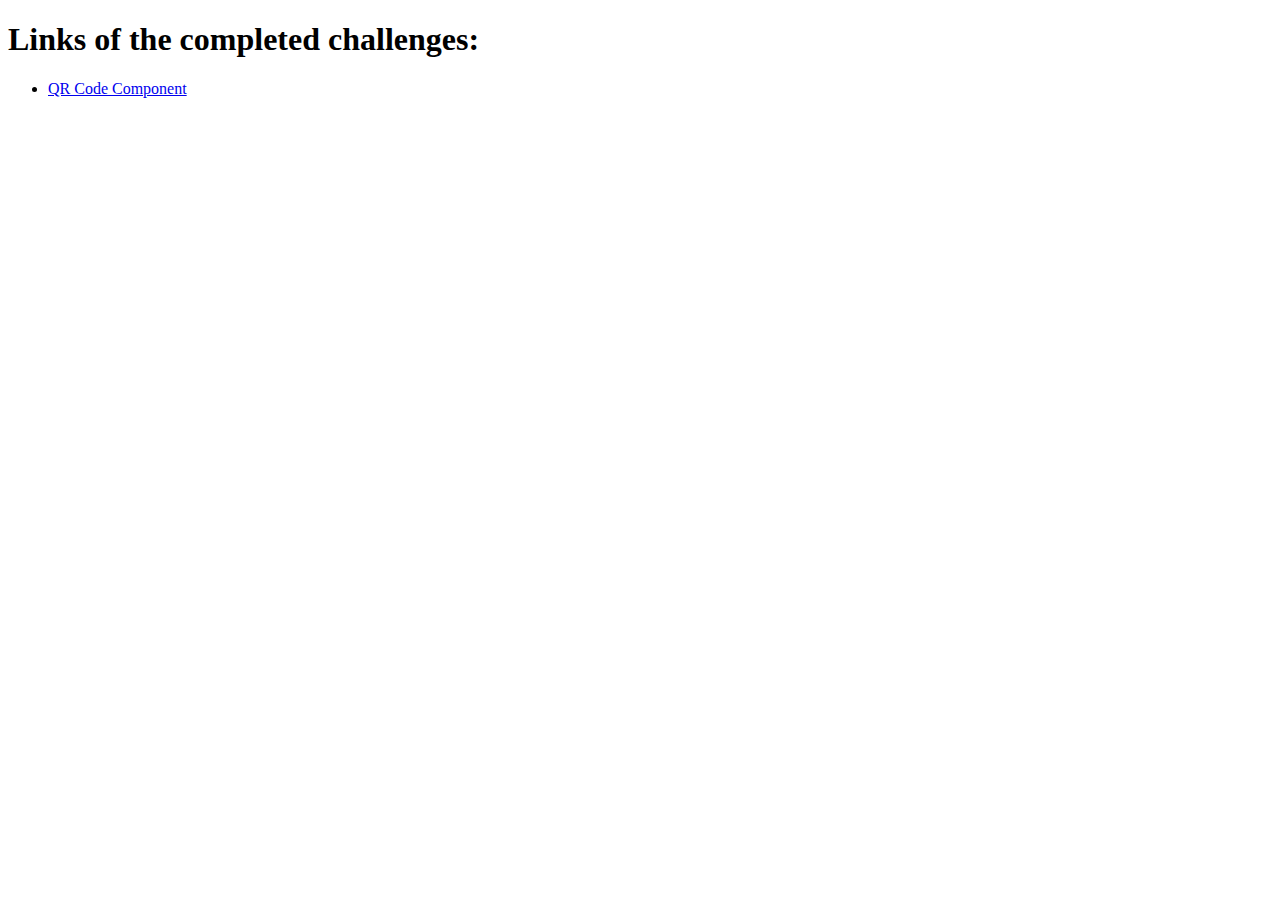
<file: index.html>
<!DOCTYPE html>
<html lang="en">
  <head>
    <meta charset="UTF-8" />
    <meta http-equiv="X-UA-Compatible" content="IE=edge" />
    <meta name="viewport" content="width=device-width, initial-scale=1.0" />
    <title>Document</title>
  </head>
  <body>
    <h1>Links of the completed challenges:</h1>
    <ul>
      <li>
        <a href="./lvl-01-newbie/qr-code-component/index.html"
          >QR Code Component</a
        >
      </li>
    </ul>
  </body>
</html>
</file>
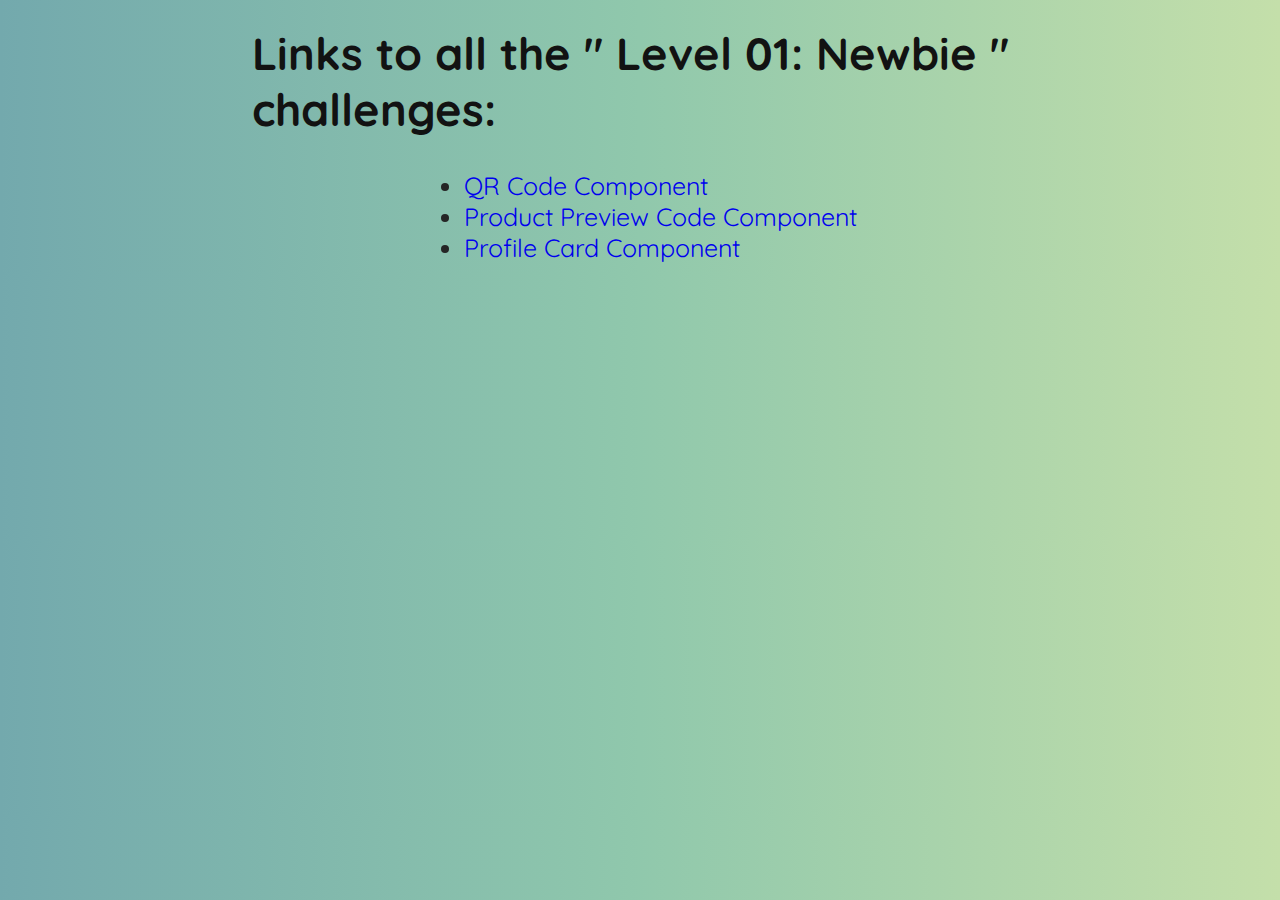
<file: lvl-01-newbie/index.html>
<!DOCTYPE html>
<html lang="en">
  <head>
    <meta charset="UTF-8" />
    <meta http-equiv="X-UA-Compatible" content="IE=edge" />
    <meta name="viewport" content="width=device-width, initial-scale=1.0" />
    <link rel="stylesheet" href="./style.css" />
    <title>Level 01: Newbie challenges</title>
  </head>
  <body>
    <div class="container">
      <h1 id="content-heading">
        Links to all the " Level 01: Newbie " challenges:
      </h1>
      <div class="link-list">
        <ul>
          <li>
            <a href="./qr-code-component/index.html">QR Code Component</a>
          </li>
          <li>
            <a href="./product-preview-card-component/index.html"
              >Product Preview Code Component</a
            >
          </li>
          <li>
            <a href="./profile-card-component/index.html"
              >Profile Card Component</a
            >
          </li>
        </ul>
      </div>
    </div>
  </body>
</html>
</file>
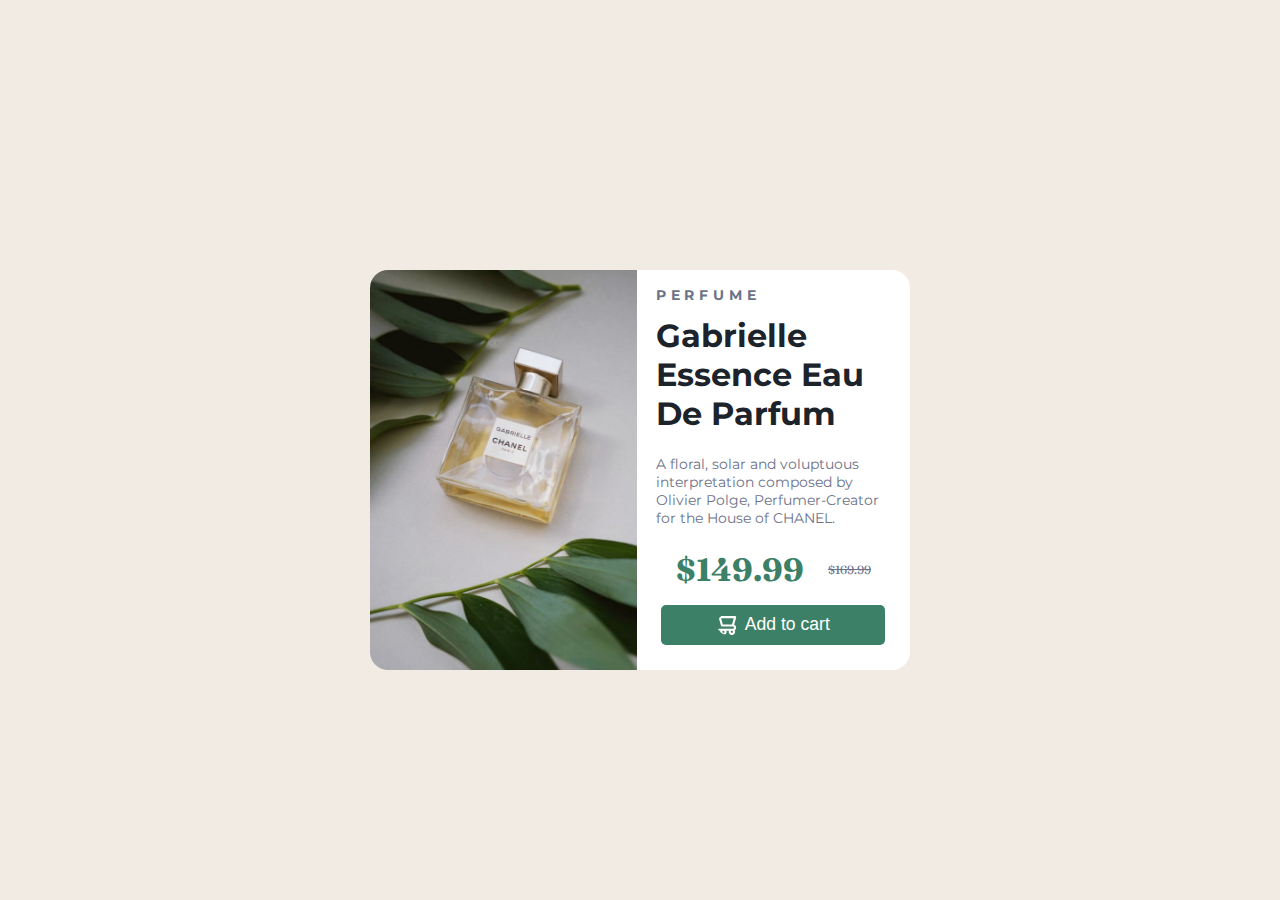
<file: lvl-01-newbie/product-preview-card-component/index.html>
<!DOCTYPE html>
<html lang="en">
  <head>
    <meta charset="UTF-8" />
    <meta http-equiv="X-UA-Compatible" content="IE=edge" />
    <meta name="viewport" content="width=device-width, initial-scale=1.0" />
    <link rel="stylesheet" href="./style.css" />
    <title>Frontend Mentor | Product preview card component</title>
  </head>
  <body>
    <main class="container">
      <div class="card-wrapper">
          <img
            src="./images/image-product-desktop.jpg"
            alt="Picture of the perfume"
          />
          <div class="product-information">
            <h1>PERFUME</h1>
            <h2>Gabrielle Essence Eau De Parfum</h2>
            <p class="description">
              A floral, solar and voluptuous interpretation composed by Olivier
              Polge, Perfumer-Creator for the House of CHANEL.
            </p>
            <p class="product-pricing"><strong>$149.99</strong> <strike>$169.99</strike></p>
            <button class="add-to-cart"><img src="./images/icon-cart.svg">Add to cart</button>
            </div>
          </div>
      </div>
    </main>
  </body>
</html>
</file>
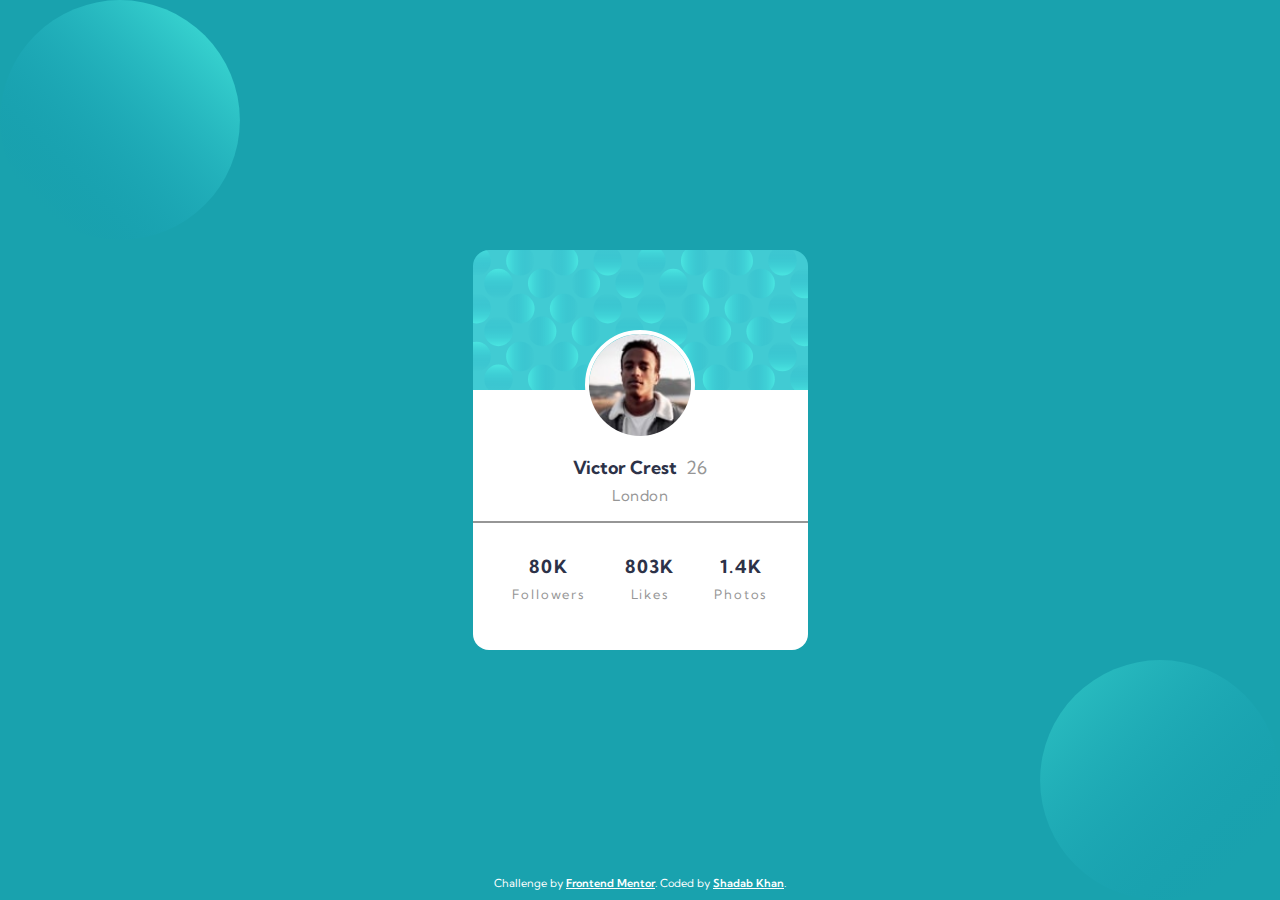
<file: lvl-01-newbie/profile-card-component/index.html>
<!DOCTYPE html>
<html lang="en">
  <head>
    <meta charset="UTF-8" />
    <meta name="viewport" content="width=device-width, initial-scale=1.0" />

    <link
      rel="icon"
      type="image/png"
      sizes="32x32"
      href="./images/favicon-32x32.png"
    />

    <link rel="stylesheet" href="./style.css" />
    <title>Frontend Mentor | Profile card component</title>
  </head>
  <body>
    <main class="container">
      <div class="card">
        <img id="user-pic" src="./images/image-victor.jpg" alt="" />
        <div class="user-details">
          <div class="user-name">Victor Crest</div>
          <div class="age">26</div>
        </div>
        <div class="location">London</div>
        <hr />
        <div class="user-stats">
          <div class="user-followers"><strong>80K</strong> Followers</div>
          <div class="user-likes"><strong>803K</strong> Likes</div>
          <div class="user-photos"><strong>1.4K</strong> Photos</div>
        </div>
      </div>
    </main>

    <div class="attribution">
      Challenge by
      <a href="https://www.frontendmentor.io?ref=challenge" target="_blank"
        >Frontend Mentor</a
      >. Coded by
      <a href="https://github.com/mikeykuin/" target="_blank">Shadab Khan</a>.
    </div>
  </body>
</html>
</file>
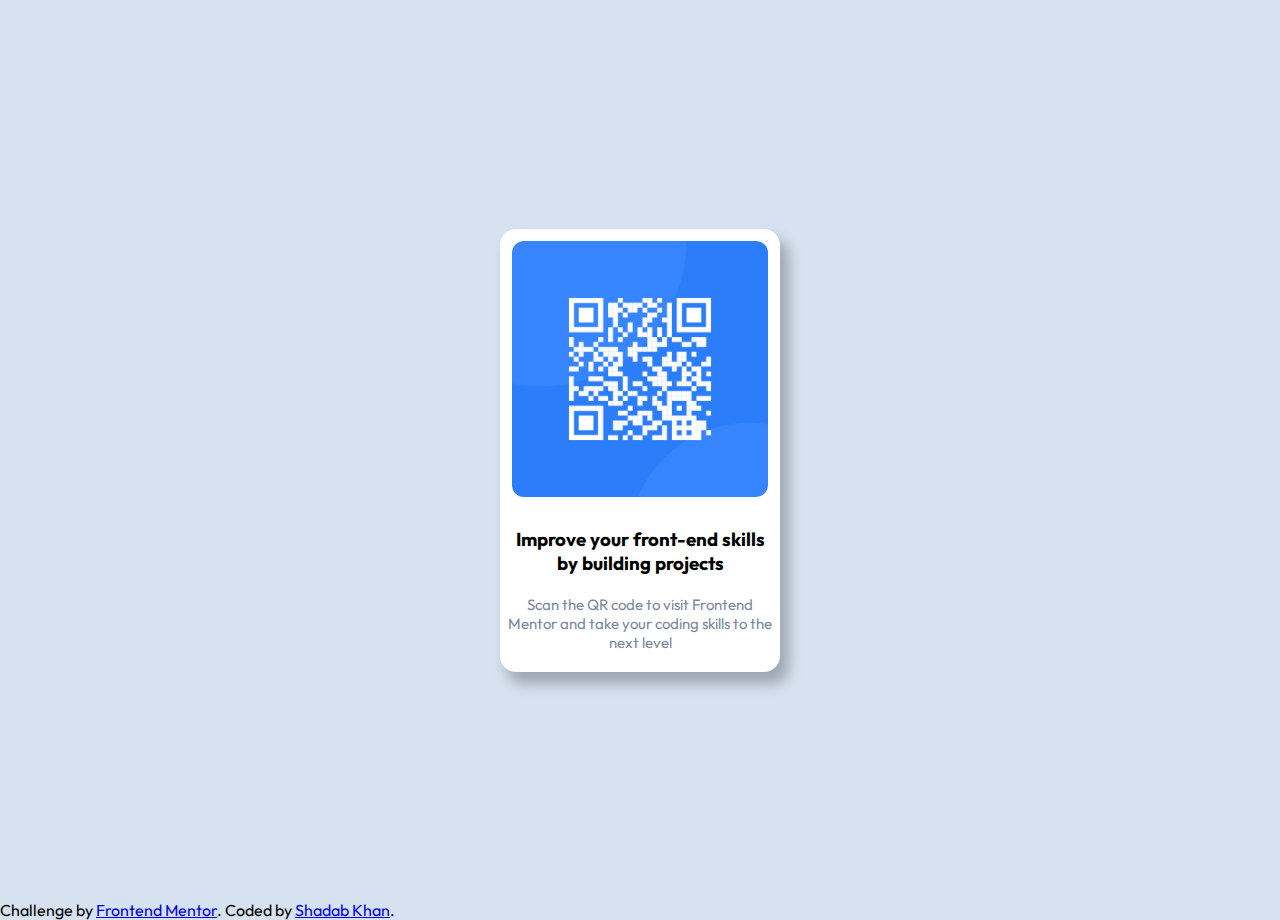
<file: lvl-01-newbie/qr-code-component/index.html>
<!DOCTYPE html>
<html lang="en">
  <head>
    <meta charset="UTF-8" />
    <meta name="viewport" content="width=device-width, initial-scale=1.0" />
    <link rel="stylesheet" href="style.css" />

    <link
      rel="icon"
      type="image/png"
      sizes="32x32"
      href="./images/favicon-32x32.png"
    />

    <title>Frontend Mentor | QR code component</title>
  </head>
  <body>
    <div class="container">
      <div class="card-wrapper">
        <div id="qr-code-img">
          <img src="./images/image-qr-code.png" alt="A QR code image" />
        </div>
        <h3 class="content-heading">
          Improve your front-end skills by building projects
        </h3>
        <p class="content-description">
          Scan the QR code to visit Frontend Mentor and take your coding skills
          to the next level
        </p>
      </div>
    </div>

    <!-- Attribution  -->
    <div class="attribution">
      Challenge by
      <a href="https://www.frontendmentor.io?ref=challenge" target="_blank"
        >Frontend Mentor</a
      >. Coded by
      <a href="https://www.github.com/mikeykuin/" target="_blank">Shadab Khan</a
      >.
    </div>
  </body>
</html>
</file>
<file: lvl-01-newbie/style.css>
@import url('https://fonts.googleapis.com/css2?family=Quicksand:wght@400;700&display=swap');

* {
    box-sizing: border-box;
    margin: 0;
    font-family: 'Quicksand', sans-serif;
    /* border: 1px solid red; */
}

.container {
    width: 800px;
    display: flex;
    justify-content: center;
    align-items: center;
    flex-direction: column;
    margin: 0 auto;
    /* min-height: 100vh; */
}

#content-heading {
    color: #121212;
    margin: 25px auto;
    width: 100%;
    padding: 0 12px;
    font-weight: 900;
    font-size: 45px;
}

.link-list {
    padding: 8px;
    display: block;
    font-size: 25px;
    text-align: start;
    font-weight: 400;
    color: #252525;
}

.link-list  ul, li, a {
    text-decoration: none;
    /* list-style-position: inside; */
    /* list-style: none; */
}

/* a:hover {
    color: blueviolet;
} */

a:visited {
    color: #252525;
}

body {
    background-image: linear-gradient(to right, #73a9ad, #90c8ac, #c4dfaa);
}
</file>
<file: lvl-01-newbie/product-preview-card-component/style.css>
@import url('https://fonts.googleapis.com/css2?family=Fraunces:opsz,wght@9..144,700&family=Montserrat:wght@500;700&display=swap');

:root {
    /* Primary Colors */
    --dark-cyan: hsl(158, 36%, 37%);
    --cream: hsl(30, 38%, 92%);

    /* Neutral Colors */
    --very-dark-blue: hsl(212, 21%, 14%);
    --dark-grayish-blue: hsl(228, 12%, 48%);
    --white: hsl(0, 0%, 100%);

    /* Border Radius */
    --main-border-rad: 18px;
}

* {
    box-sizing: border-box;
    margin: 0;

    /* For debugging */
    /* border: 1px solid red; */
}

body {
    background-color: var( --cream);
    font-family: 'Montserrat', sans-serif;
}

h1 {
    color: var(--dark-grayish-blue);
    font-size: 14px;
    letter-spacing: 0.3rem;
}

h2 {
    color: var(--very-dark-blue);
    font-size: 2rem;
    margin: 0.75rem 0;
    font-weight: 700;
}

p {
    color: var(--dark-grayish-blue);
    font-size: 14px;
}

.container {
    width: 540px;
    height: 400px;
    margin: 0 auto;
}

.card-wrapper {
    height: 100%;
    display: flex;
    margin-top: 50%;
    border-radius: var(--main-border-rad);
    background-color: var(--white);
}

.card-wrapper img {
    height: 100%;
    /* border-radius: 18px 0 0 18px; */
    border-radius: var(--main-border-rad) 0 0 var(--main-border-rad);
}

.product-information {
    justify-content: center;
    margin: 0 auto;
    padding: 1rem 1.2rem;
}

.description {
    margin: 1.4rem 0;
}

.product-pricing {
    margin: 0.1rem auto;
    display: flex;
    justify-content: center;
    align-items: center;
    gap: 1.5rem;
    font-family: 'Fraunces', serif;
    font-weight: 400;
    font-size: 12px;
}

.product-pricing strong {
    color: var(--dark-cyan);
    font-size: 2rem;
    font-weight: 700;
}

.add-to-cart {
    border: transparent;
    border-radius: 5px;
    font-size: 1.1rem;
    background-color: var(--dark-cyan);
    color: var(--white);
    display: flex;
    justify-content: center;
    align-items: center;
    width: 14rem;
    height: 2.5rem;
    margin: 0 auto;
    margin-top: 1rem;
    cursor: pointer;
    gap: .5rem;
}

.add-to-cart img {
    width: 20px;
    height: auto;
}

.add-to-cart:hover {
    filter: brightness(90%);
    color: var(--white);
}

/* Optimization for mobile device with 375 width */
@media only screen and (max-width: 375px) {

    h1 {
        color: var(--dark-grayish-blue);
        font-size: 9px;
        letter-spacing: 0.3rem;
    }

    h2 {
        color: var(--very-dark-blue);
        font-size: 1.2rem;
        margin: 1rem 0;
        font-weight: 700;
    }

    p {
        color: var(--dark-grayish-blue);
        font-size: 10px;
    }

    .container {
        width: 340px;
        height: 300px;
        margin: 0 auto;
    }

    .card-wrapper {
        height: 100%;
        display: flex;
        margin-top: 50%;
        border-radius: var(--main-border-rad);
        background-color: var(--white);
    }
    
    .card-wrapper img {
        object-fit: cover;
        width: 50%;
        /* border-radius: 18px 0 0 18px; */
        border-radius: calc(var(--main-border-rad) - 8px) 0 0 calc(var(--main-border-rad) - 8px);
    }
    
    .product-information {
        justify-content: center;
        margin: 0 auto;
        padding: .6rem .5rem;
    }
    
    .description {
        margin: 1.25rem, 0, 1rem 0;
    }
    
    .product-pricing {
        margin: .1rem 0;
        display: flex;
        justify-content: center;
        gap: .8rem;
        font-family: 'Fraunces', serif;
        font-weight: 400;
        font-size: 10px;
    }
    
    .product-pricing strong {
        color: var(--dark-cyan);
        font-size: 1.25rem;
        font-weight: 700;
    }
    
    .add-to-cart {
        border: transparent;
        border-radius: 25px;
        font-size: .85rem;
        background-color: var(--dark-cyan);
        color: var(--white);
        display: flex;
        justify-content: center;
        align-items: center;
        width: 100%;
        height: 2rem;
        margin: 0 auto;
        margin-top: .5rem;
        cursor: pointer;
        gap: .5rem;
    }

    .add-to-cart img {
        width: 14px;
        height: auto;
    }

    .add-to-cart:hover {
        filter: brightness(90%);
        color: var(--white);
    }
}
</file>
<file: lvl-01-newbie/profile-card-component/style.css>
@import url('https://fonts.googleapis.com/css2?family=Kumbh+Sans:wght@400;700&display=swap');

:root {
    --dark-cyan: hsl(185, 75%, 39%);
    --very-dark-desaturated-blue: hsl(229, 23%, 23%);
    --dark-grayish-blue: hsl(227, 10%, 46%);
    --dark-gray: hsl(0, 0%, 59%);
}

* {
    box-sizing: border-box;
    margin: 0;
    padding: 0;
    font-family: 'Kumbh Sans', sans-serif;
}

body {
    height: 100vh;
    background-image: url('./images/bg-pattern-top.svg'), url("./images/bg-pattern-bottom.svg");
    background-repeat: no-repeat;
    background-position: top left, bottom right;
    background-size: 400px;
    background-color: var(--dark-cyan);
    font-size: 18px;
    font-weight: 400;
    color: var(--dark-gray);
}


.container {
    display: flex;
    flex-direction: column;
    justify-content: center;
    align-items: center;
    height: 100%;
}

.card {
    display: flex;
    flex-direction: column;
    justify-content: center;
    align-items: center;
    
    /* width: 390px;
    height: 400px; */
    
    /* This width from 330 to 350px seems optimal */
    width: 335px;
    height: 400px;
    border-radius: 1rem;
    background-color: white;
    overflow: hidden;
    background-image: url("./images/bg-pattern-card.svg");
    background-repeat: no-repeat;
    background-size: 100% 35%;
}

#user-pic {
    display: flex;
    justify-content: center;
    align-items: flex-start;
    border: 4px solid white;
    border-radius: 100%;
    width: 110px;
    margin: 2rem 0 1rem 0;
}

.user-details {
    display: flex;
    align-items: center;
    justify-content: center;
    gap: .6rem;
}

.user-name, strong {
    font-weight: 700;
    font-size: 18px;
    color: var(--very-dark-desaturated-blue);
}

.location {
    margin: .45rem 0 1rem 0;
    font-size: 15px;
    letter-spacing: .5px;
}

hr {
    width: 100%;
    border: none;
    height: 2px;
    background-color: var(--dark-gray);
}

.user-stats {
    display: flex;
    width: 100%;
    justify-content: space-evenly;
    align-items: center;
    margin-top: 2rem;
}

.user-followers, .user-likes, .user-photos {
    display: flex;
    flex-direction: column;
    justify-content: center;
    align-items: center;
    gap: .5rem;

    font-size: 13px;
    letter-spacing: 1.8px;
}


/* Attribution */
.attribution {
    font-size: 11px;
    text-align: center;
    color: white;

    margin-top: -1.5rem;
  }
  .attribution a {
    /* color: hsl(228, 45%, 44%); */
    color: white;
    font-weight: 600;
  }

  @media only screen and (min-width: 375px) {
    body {
        background-size: 240px;
    } 
  }
</file>
<file: lvl-01-newbie/qr-code-component/style.css>
@import url('https://fonts.googleapis.com/css2?family=Outfit:wght@400;700&display=swap');

:root {
    --white: hsl(0, 0%, 100%);
    --light-gray: hsl(212, 45%, 89%);
    --grayish-blue: hsl(220, 15%, 55%);
    --dark-blue: hsl(218, 44%, 22%);

    --border-radius: 16px;
}

* {
    font-family: 'Outfit', sans-serif;
    box-sizing: border-box;
    margin: 0;

    /* For debugging */
    /* border: 1px solid red; */
}

body {
    background-color: var(--light-gray);
}

#qr-code-img > img{
    /* using calc for adding additional value to the variable named border-radius */
    border-radius: calc(var(--border-radius) + 8px);
    width: 100%;
    padding: 12px;
    display: block;
    margin: auto;
}

.container {
    display: flex;
    justify-content: center;
    align-items: center;
    /* Centering the card horizontally */
    margin: 0 auto;
    width: 280px;
    /* Sets the min-height of an element */
    /* in simple words, centers the element vertically */
    min-height: 100vh;
}

.card-wrapper {
    border-radius: var(--border-radius);
    background-color: var(--white);
    /* No need to set custom height, as its now being influenced by the margin of content-description */
    /* height: 440px; */
    box-shadow: 8px 11px 14px 1px rgba(0,0,0,0.26);
    -webkit-box-shadow: 8px 11px 14px 1px rgba(0,0,0,0.26);
    -moz-box-shadow: 8px 11px 14px 1px rgba(0,0,0,0.26);
}

.content-heading {
    text-align: center;
    font-weight: 700;
    margin: 18px 8px;
}

.content-description {
    color: var( --grayish-blue);
    text-align: center;
    font-size: 15px;
    font-weight: 400;
    margin: 20px 8px;

/* Attribution Styling */
.attribution {
    font-size: 11px;
    text-align: center;
    /* Using this solved the problem where the attribution was stucked at the bottom of the page */
    margin-top: -150px;
}

  .attribution a {
    color: hsl(228, 45%, 44%);
  }

/* WIDTH : For mobile friendly display; 375px */
@media only screen and (max-width:375px)
{
    .card-wrapper {
        border-radius: var(--card-border-radius);
        background-color: var(--white);
    }

    .card-wrapper {
        border-radius: var(--border-radius);
        background-color: var(--white);
    }

    .attribution {
        /* Using this solved the problem where the attribution was stucked at the bottom of the page */
        margin-top: -60px;
    }
}

/* HEIGHT : For mobile friendly display; 375px */
@media only screen and (max-height:375px)
{
    .container {
        margin: 50px auto;
    }

    .card-wrapper {
        border-radius: var(--card-border-radius);
        background-color: var(--white);
    }

    .card-wrapper {
        border-radius: var(--border-radius);
        background-color: var(--white);
    }

    .attribution {
        /* Using this solved the problem where the attribution was stucked at the bottom of the page */
        margin-top: -6px;
    }
}
</file>
